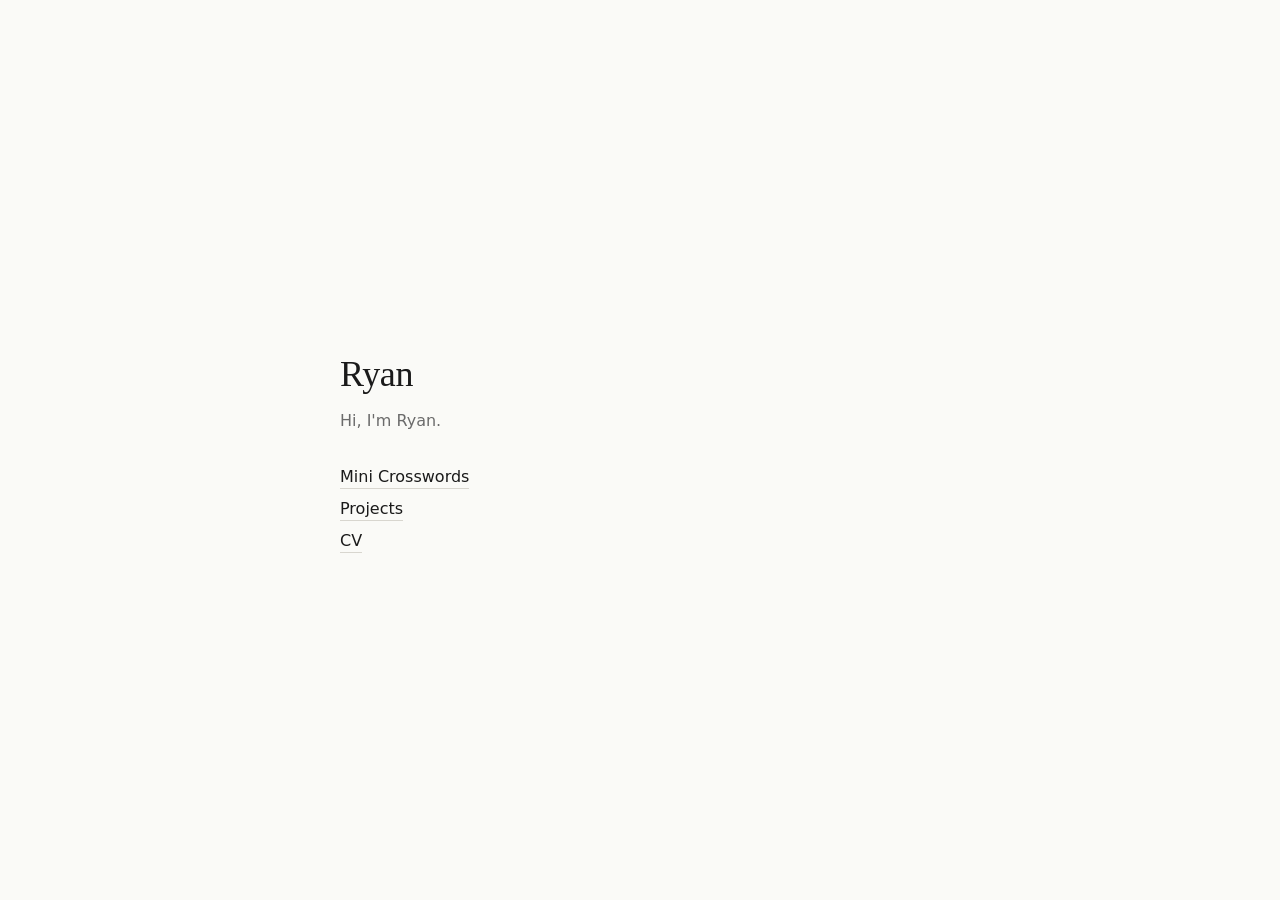
<file: index.html>
<!doctype html>
<html lang="en">
<head>
  <meta charset="utf-8">
  <meta name="viewport" content="width=device-width, initial-scale=1">
  <title>Ryan</title>
  <link rel="stylesheet" href="style.css">
</head>
<body>
  <main>
    <h1>Ryan</h1>
    <p class="tagline">Hi, I'm Ryan.</p>

    <nav>
      <ul>
        <li><a href="crosswords/">Mini Crosswords</a></li>
        <li><a href="projects/">Projects</a></li>
        <li><a href="cv/RTang_Resume.pdf">CV</a></li>
      </ul>
    </nav>
  </main>
</body>
</html>
</file>
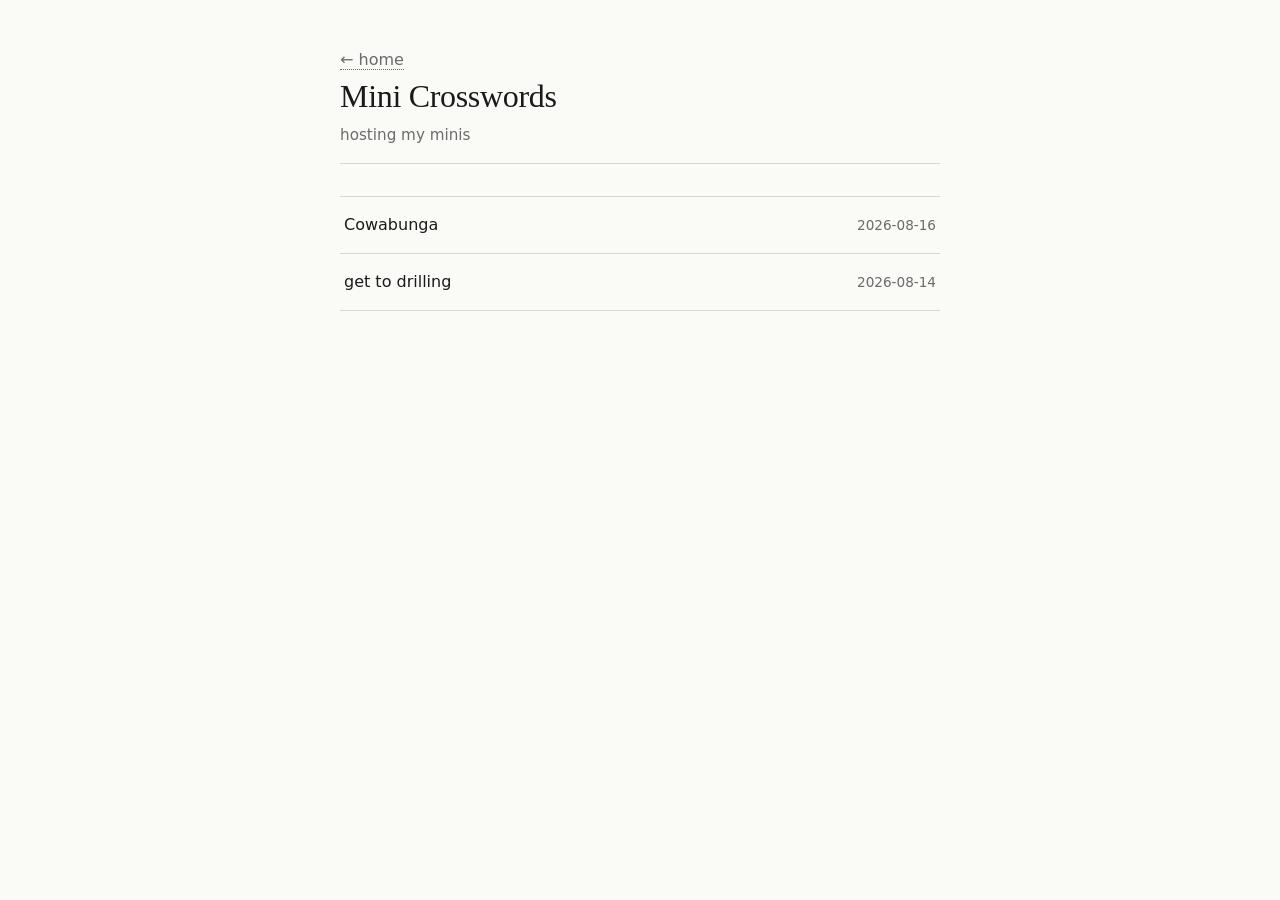
<file: crosswords/index.html>
<!doctype html>
<html lang="en">
<head>
  <meta charset="utf-8">
  <meta name="viewport" content="width=device-width, initial-scale=1">
  <title>Mini Crosswords &mdash; Ryan</title>
  <link rel="stylesheet" href="style.css">
</head>
<body>
  <main>
    <header class="site">
      <a class="back" href="../">&larr; home</a>
      <h1>Mini Crosswords</h1>
      <p>hosting my minis</p>
    </header>

    <ul class="puzzle-list" id="list"></ul>
    <p class="empty" id="empty" hidden>No puzzles yet. Drop a JSON file in <code>puzzles/</code> and add its name to <code>puzzles/index.json</code>.</p>
    <p class="error" id="error" hidden></p>
  </main>

  <script>
  (async function () {
    const list = document.getElementById('list');
    const empty = document.getElementById('empty');
    const errorEl = document.getElementById('error');

    try {
      const res = await fetch('puzzles/index.json', { cache: 'no-store' });
      if (!res.ok) throw new Error('Could not load puzzles/index.json (' + res.status + ')');
      const slugs = await res.json();

      if (!Array.isArray(slugs) || slugs.length === 0) {
        empty.hidden = false;
        return;
      }

      const puzzles = await Promise.all(slugs.map(async (slug) => {
        try {
          const r = await fetch('puzzles/' + slug + '.json', { cache: 'no-store' });
          if (!r.ok) return null;
          const p = await r.json();
          return { slug, ...p };
        } catch { return null; }
      }));

      // newest first if `date` is provided
      puzzles
        .filter(Boolean)
        .sort((a, b) => (b.date || '').localeCompare(a.date || ''))
        .forEach(p => {
          const li = document.createElement('li');
          const a = document.createElement('a');
          a.href = 'puzzle.html?id=' + encodeURIComponent(p.slug);
          a.innerHTML =
            '<span class="title">' + escapeHTML(p.title || p.slug) + '</span>' +
            '<span class="meta">' + escapeHTML(p.date || '') + '</span>';
          li.appendChild(a);
          list.appendChild(li);
        });

      if (!list.children.length) empty.hidden = false;
    } catch (e) {
      errorEl.hidden = false;
      errorEl.textContent = e.message;
    }

    function escapeHTML(s) {
      return String(s).replace(/[&<>"']/g, c => ({
        '&': '&amp;', '<': '&lt;', '>': '&gt;', '"': '&quot;', "'": '&#39;'
      }[c]));
    }
  })();
  </script>
</body>
</html>
</file>
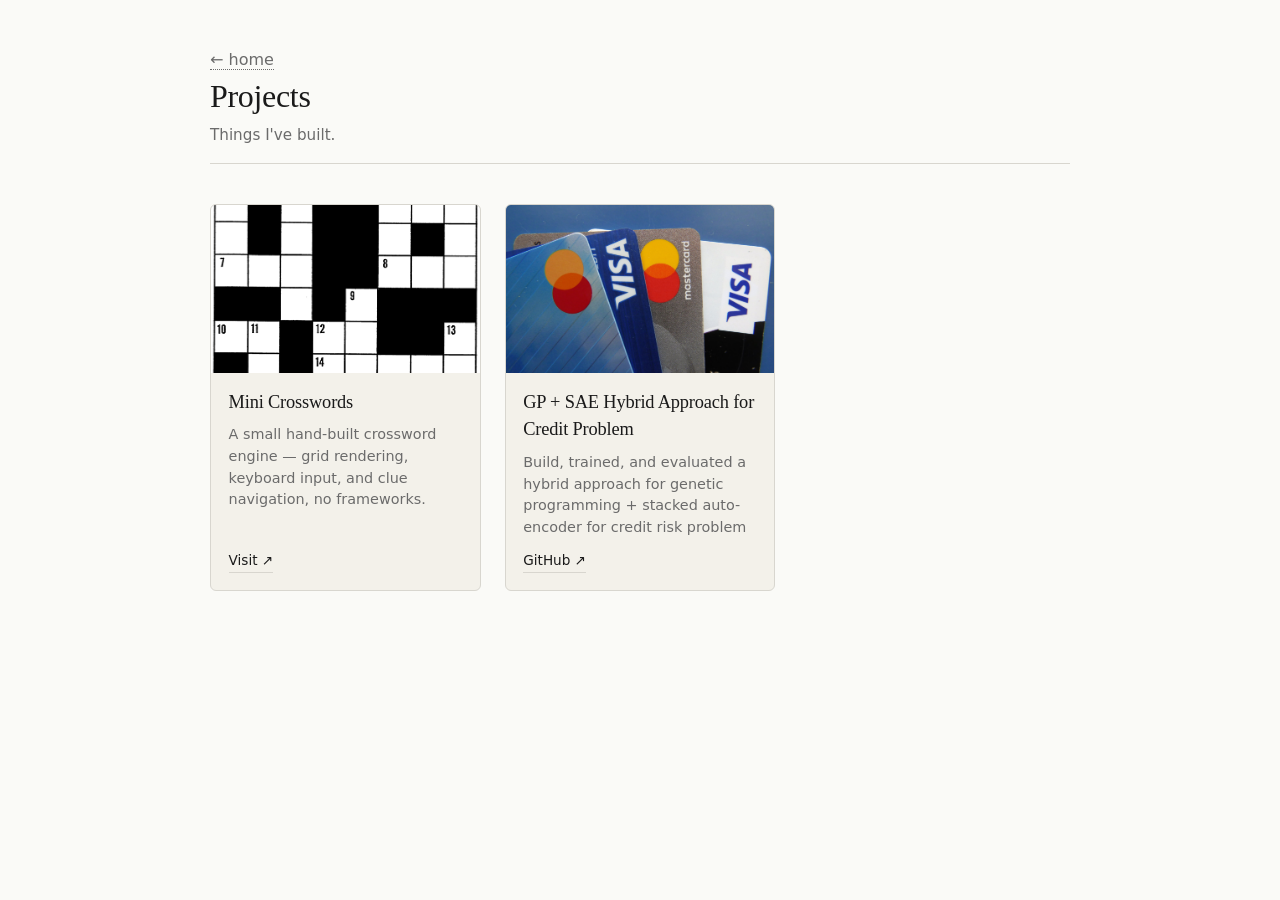
<file: projects/index.html>
<!doctype html>
<html lang="en">
<head>
  <meta charset="utf-8">
  <meta name="viewport" content="width=device-width, initial-scale=1">
  <title>Projects &mdash; Ryan</title>
  <link rel="stylesheet" href="style.css">
</head>
<body>
  <main>
    <header class="site">
      <a class="back" href="../">&larr; home</a>
      <h1>Projects</h1>
      <p>Things I've built.</p>
    </header>

    <ul class="project-grid" id="grid"></ul>
    <p class="empty" id="empty" hidden>No projects yet. Add an entry to <code>data.json</code> and drop a photo in <code>photos/</code>.</p>
    <p class="error" id="error" hidden></p>
  </main>

  <script>
  (async function () {
    const grid = document.getElementById('grid');
    const empty = document.getElementById('empty');
    const errorEl = document.getElementById('error');

    try {
      const res = await fetch('data.json', { cache: 'no-store' });
      if (!res.ok) throw new Error('Could not load data.json (' + res.status + ')');
      const projects = await res.json();

      if (!Array.isArray(projects) || projects.length === 0) {
        empty.hidden = false;
        return;
      }

      projects.forEach(p => {
        const primaryHref = p.link || p.github || '#';

        const li = document.createElement('li');
        li.className = 'project-card';

        const thumb = document.createElement('a');
        thumb.className = 'thumb';
        thumb.href = primaryHref;
        const img = document.createElement('img');
        img.src = p.image || 'photos/placeholder.svg';
        img.alt = p.title || '';
        thumb.appendChild(img);

        const body = document.createElement('div');
        body.className = 'body';

        const h2 = document.createElement('h2');
        const titleLink = document.createElement('a');
        titleLink.href = primaryHref;
        titleLink.textContent = p.title || 'Untitled';
        h2.appendChild(titleLink);

        const blurb = document.createElement('p');
        blurb.textContent = p.blurb || '';

        const links = document.createElement('div');
        links.className = 'links';
        if (p.link) {
          const a = document.createElement('a');
          a.href = p.link;
          a.textContent = 'Visit ↗';
          links.appendChild(a);
        }
        if (p.github) {
          const a = document.createElement('a');
          a.href = p.github;
          a.textContent = 'GitHub ↗';
          links.appendChild(a);
        }

        body.appendChild(h2);
        body.appendChild(blurb);
        if (links.children.length) body.appendChild(links);

        li.appendChild(thumb);
        li.appendChild(body);
        grid.appendChild(li);
      });
    } catch (e) {
      errorEl.hidden = false;
      errorEl.textContent = e.message;
    }
  })();
  </script>
</body>
</html>
</file>
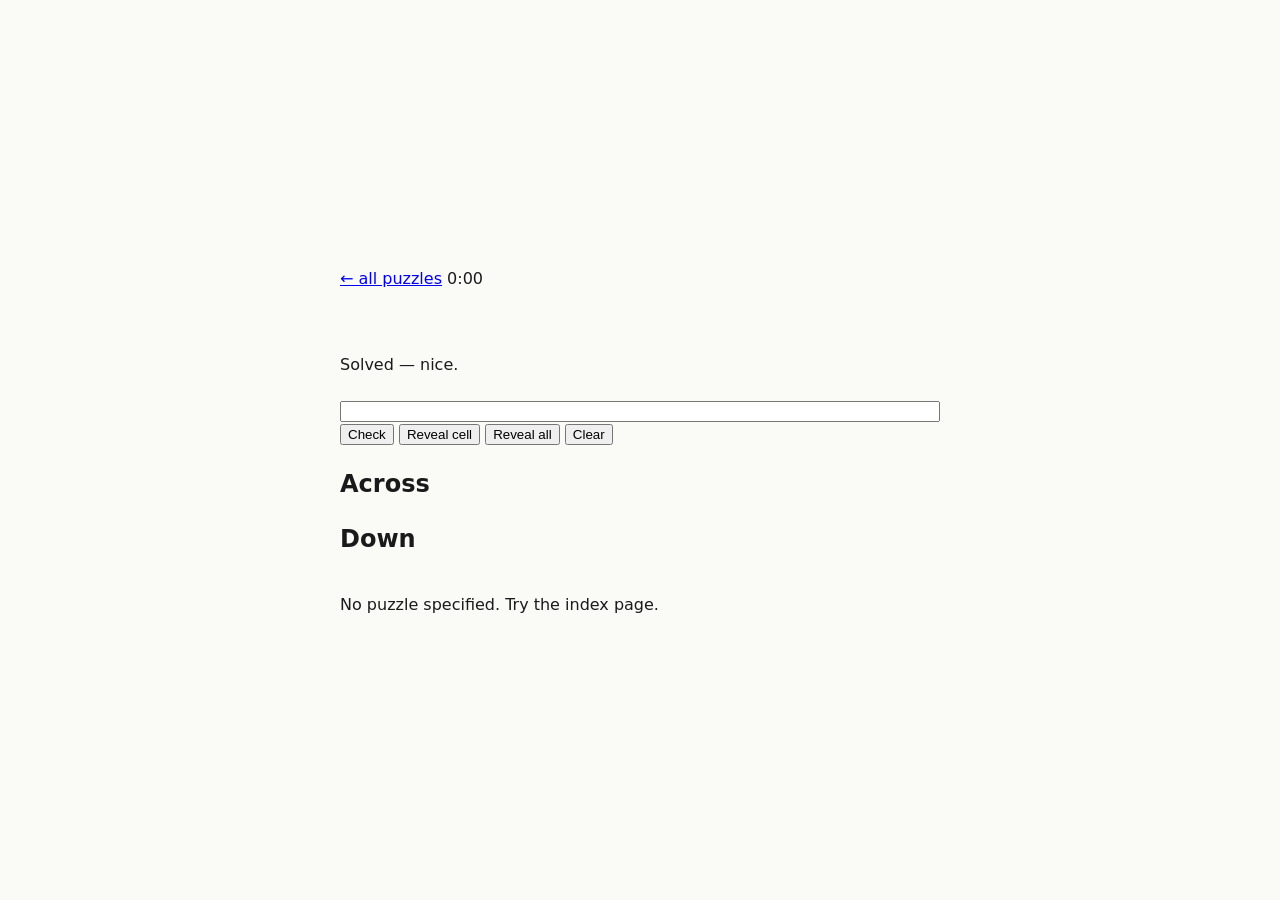
<file: puzzle.html>
<!doctype html>
<html lang="en">
<head>
  <meta charset="utf-8">
  <meta name="viewport" content="width=device-width, initial-scale=1">
  <title>Mini Crossword</title>
  <link rel="stylesheet" href="style.css">
</head>
<body>
  <main>
    <div class="puzzle-meta">
      <a class="back" href="index.html">&larr; all puzzles</a>
      <span class="timer" id="timer">0:00</span>
    </div>
    <h1 class="puzzle-title" id="title">&nbsp;</h1>

    <div class="solved" id="solved">Solved &mdash; nice.</div>

    <div class="current-clue" id="current-clue"><span>&nbsp;</span></div>

    <div class="grid-wrap">
      <div class="grid" id="grid" role="grid" aria-label="Crossword grid" tabindex="0"></div>
    </div>
    <input class="hidden-input" id="mobile-input" autocomplete="off" autocapitalize="characters" inputmode="text" aria-hidden="true">

    <div class="controls">
      <button id="btn-check">Check</button>
      <button id="btn-reveal-cell">Reveal cell</button>
      <button id="btn-reveal">Reveal all</button>
      <button id="btn-clear">Clear</button>
    </div>

    <div class="clues">
      <div>
        <h2>Across</h2>
        <ol id="across"></ol>
      </div>
      <div>
        <h2>Down</h2>
        <ol id="down"></ol>
      </div>
    </div>

    <p class="error" id="error" hidden></p>
  </main>

  <script src="crossword.js"></script>
</body>
</html>
</file>
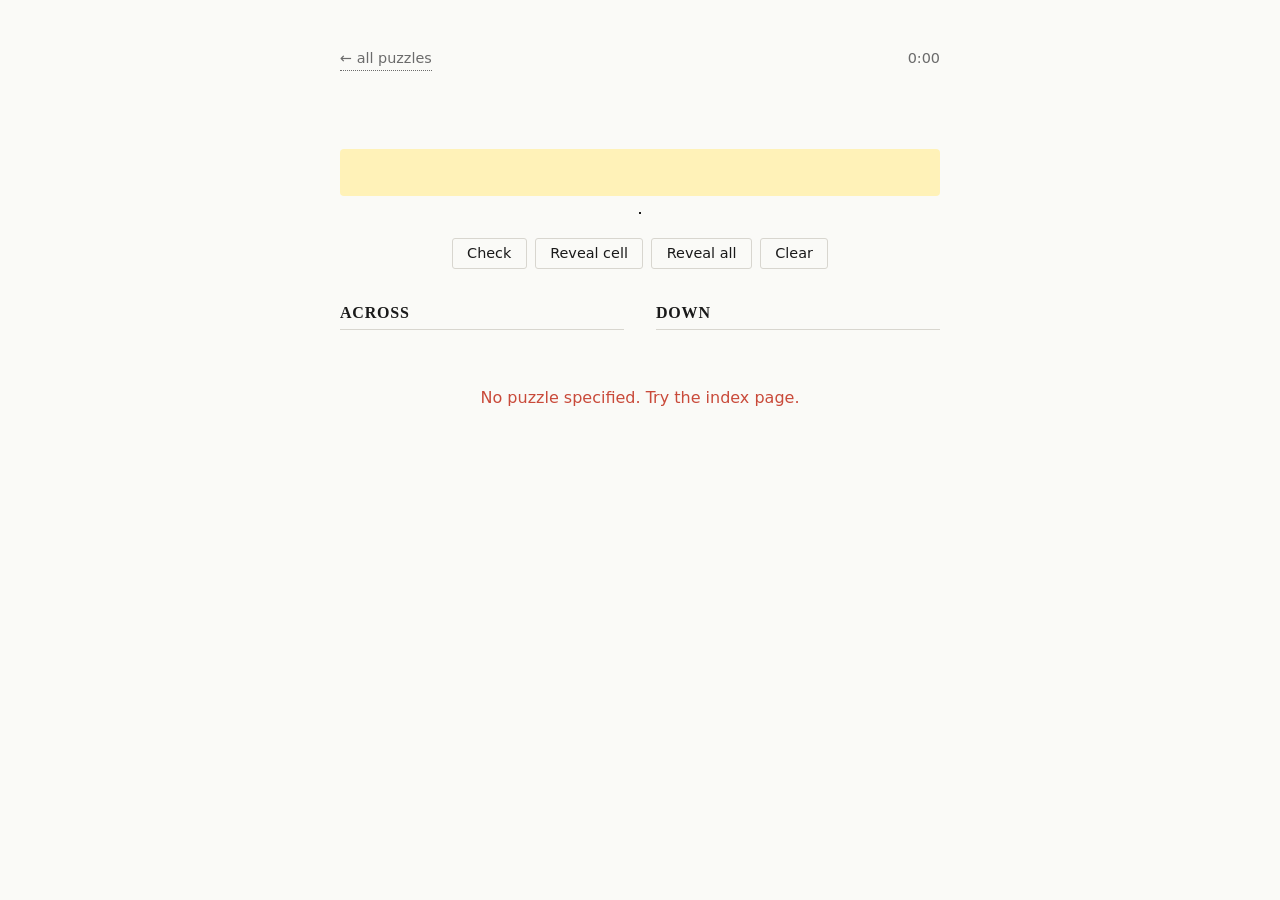
<file: crosswords/puzzle.html>
<!doctype html>
<html lang="en">
<head>
  <meta charset="utf-8">
  <meta name="viewport" content="width=device-width, initial-scale=1">
  <title>Mini Crossword</title>
  <link rel="stylesheet" href="style.css">
</head>
<body>
  <main>
    <div class="puzzle-meta">
      <a class="back" href="./">&larr; all puzzles</a>
      <span class="timer" id="timer">0:00</span>
    </div>
    <h1 class="puzzle-title" id="title">&nbsp;</h1>

    <div class="solved" id="solved">Solved &mdash; nice.</div>

    <div class="current-clue" id="current-clue"><span>&nbsp;</span></div>

    <div class="grid-wrap">
      <div class="grid" id="grid" role="grid" aria-label="Crossword grid" tabindex="0"></div>
    </div>
    <input class="hidden-input" id="mobile-input" autocomplete="off" autocapitalize="characters" inputmode="text" aria-hidden="true">

    <div class="controls">
      <button id="btn-check">Check</button>
      <button id="btn-reveal-cell">Reveal cell</button>
      <button id="btn-reveal">Reveal all</button>
      <button id="btn-clear">Clear</button>
    </div>

    <div class="clues">
      <div>
        <h2>Across</h2>
        <ol id="across"></ol>
      </div>
      <div>
        <h2>Down</h2>
        <ol id="down"></ol>
      </div>
    </div>

    <p class="error" id="error" hidden></p>
  </main>

  <script src="crossword.js"></script>
</body>
</html>
</file>
<file: style.css>
:root {
  --bg: #fafaf7;
  --ink: #1a1a1a;
  --muted: #6b6b6b;
  --line: #d8d6cf;
  --accent: #b8860b;
}

@media (prefers-color-scheme: dark) {
  :root {
    --bg: #17171a;
    --ink: #ececec;
    --muted: #9a9a9a;
    --line: #3a3a3f;
    --accent: #e0b04d;
  }
}

* { box-sizing: border-box; }

html, body {
  margin: 0;
  padding: 0;
  background: var(--bg);
  color: var(--ink);
  font-family: ui-sans-serif, system-ui, -apple-system, "Segoe UI", sans-serif;
  font-size: 16px;
  line-height: 1.5;
  -webkit-font-smoothing: antialiased;
}

main {
  max-width: 640px;
  margin: 0 auto;
  padding: 4rem 1.25rem;
  min-height: 100vh;
  display: flex;
  flex-direction: column;
  justify-content: center;
}

h1 {
  font-family: Georgia, "Iowan Old Style", serif;
  font-size: 2.25rem;
  font-weight: 500;
  margin: 0 0 0.5rem;
  letter-spacing: -0.01em;
}

p.tagline {
  margin: 0 0 2rem;
  color: var(--muted);
}

nav ul {
  list-style: none;
  margin: 0;
  padding: 0;
  display: flex;
  flex-direction: column;
  gap: 0.5rem;
}

nav a {
  color: var(--ink);
  text-decoration: none;
  border-bottom: 1px solid var(--line);
  padding-bottom: 2px;
}

nav a:hover {
  border-color: var(--accent);
  color: var(--accent);
}
</file>
<file: crosswords/style.css>
/* --- Base --- */
:root {
  --bg: #fafaf7;
  --ink: #1a1a1a;
  --muted: #6b6b6b;
  --line: #d8d6cf;
  --accent: #b8860b;      /* muted amber */
  --highlight: #fff2b8;   /* current word */
  --cursor: #ffd54a;      /* active cell */
  --error: #c94a3a;
  --ok: #2f8f4a;
}

@media (prefers-color-scheme: dark) {
  :root {
    --bg: #17171a;
    --ink: #ececec;
    --muted: #9a9a9a;
    --line: #3a3a3f;
    --accent: #e0b04d;
    --highlight: #4a3f10;
    --cursor: #7a6220;
  }
}

* { box-sizing: border-box; }

html, body {
  margin: 0;
  padding: 0;
  background: var(--bg);
  color: var(--ink);
  font-family: ui-sans-serif, system-ui, -apple-system, "Segoe UI", sans-serif;
  font-size: 16px;
  line-height: 1.5;
  -webkit-font-smoothing: antialiased;
}

main {
  max-width: 640px;
  margin: 0 auto;
  padding: 3rem 1.25rem 4rem;
}

/* --- Header --- */
header.site {
  border-bottom: 1px solid var(--line);
  padding-bottom: 1rem;
  margin-bottom: 2rem;
}
header.site h1 {
  font-family: Georgia, "Iowan Old Style", serif;
  font-size: 2rem;
  font-weight: 500;
  margin: 0 0 0.25rem;
  letter-spacing: -0.01em;
}
header.site p {
  margin: 0;
  color: var(--muted);
  font-size: 0.95rem;
}
header.site a {
  color: var(--muted);
  text-decoration: none;
  border-bottom: 1px dotted var(--muted);
}
header.site a:hover { color: var(--accent); border-color: var(--accent); }

/* --- Puzzle list (index) --- */
ul.puzzle-list {
  list-style: none;
  padding: 0;
  margin: 0;
}
ul.puzzle-list li {
  border-bottom: 1px solid var(--line);
}
ul.puzzle-list li:first-child { border-top: 1px solid var(--line); }
ul.puzzle-list a {
  display: flex;
  justify-content: space-between;
  align-items: baseline;
  gap: 1rem;
  padding: 1rem 0.25rem;
  text-decoration: none;
  color: var(--ink);
  transition: background 0.1s;
}
ul.puzzle-list a:hover { background: var(--highlight); }
ul.puzzle-list .title { font-weight: 500; }
ul.puzzle-list .meta { color: var(--muted); font-size: 0.85rem; font-variant-numeric: tabular-nums; }

.empty {
  color: var(--muted);
  font-style: italic;
  padding: 2rem 0;
  text-align: center;
}

/* --- Puzzle page --- */
.puzzle-meta {
  display: flex;
  justify-content: space-between;
  align-items: baseline;
  color: var(--muted);
  font-size: 0.9rem;
  margin-bottom: 1.25rem;
}
.puzzle-meta .back { text-decoration: none; color: var(--muted); border-bottom: 1px dotted var(--muted); }
.puzzle-meta .back:hover { color: var(--accent); border-color: var(--accent); }
.puzzle-meta .timer { font-variant-numeric: tabular-nums; }

.puzzle-title {
  font-family: Georgia, serif;
  font-size: 1.6rem;
  font-weight: 500;
  margin: 0 0 1.25rem;
}

/* --- Grid --- */
.grid-wrap {
  display: flex;
  justify-content: center;
  margin: 0 auto 1.5rem;
}
.grid {
  display: grid;
  gap: 1px;
  background: var(--ink);
  border: 1px solid var(--ink);
  user-select: none;
}
.cell {
  position: relative;
  background: var(--bg);
  aspect-ratio: 1 / 1;
  display: flex;
  align-items: center;
  justify-content: center;
  font-family: Georgia, serif;
  font-size: 1.6rem;
  font-weight: 500;
  cursor: pointer;
  text-transform: uppercase;
  color: var(--ink);
}
.cell.block { background: var(--ink); cursor: default; }
.cell.highlight { background: var(--highlight); }
.cell.cursor { background: var(--cursor); }
.cell.wrong { color: var(--error); }
.cell.circled::before {
  content: '';
  position: absolute;
  inset: 3px;
  border-radius: 50%;
  border: 1px solid var(--muted);
  pointer-events: none;
  z-index: 0;
}
.cell.circled .letter { position: relative; z-index: 1; }
.cell.circled .num { z-index: 2; }
.cell .num {
  position: absolute;
  top: 1px;
  left: 3px;
  font-family: ui-sans-serif, system-ui, sans-serif;
  font-size: 0.6rem;
  font-weight: 400;
  color: var(--muted);
  line-height: 1;
}

/* Hidden input for mobile keyboard */
.hidden-input {
  position: absolute;
  opacity: 0;
  pointer-events: none;
  left: -9999px;
}

/* --- Clue bar (current clue above grid or below) --- */
.current-clue {
  background: var(--highlight);
  padding: 0.75rem 1rem;
  border-radius: 4px;
  margin-bottom: 1rem;
  font-size: 0.95rem;
  min-height: 2.5rem;
  display: flex;
  align-items: center;
  gap: 0.5rem;
}
.current-clue .num {
  font-weight: 600;
  color: var(--accent);
  flex-shrink: 0;
}

/* --- Controls --- */
.controls {
  display: flex;
  gap: 0.5rem;
  justify-content: center;
  margin: 1rem 0 2rem;
  flex-wrap: wrap;
}
.controls button {
  background: var(--bg);
  color: var(--ink);
  border: 1px solid var(--line);
  padding: 0.4rem 0.9rem;
  font-family: inherit;
  font-size: 0.9rem;
  border-radius: 3px;
  cursor: pointer;
  transition: all 0.1s;
}
.controls button:hover { border-color: var(--accent); color: var(--accent); }
.controls button:active { background: var(--highlight); }

/* --- Clue lists --- */
.clues {
  display: grid;
  grid-template-columns: 1fr 1fr;
  gap: 2rem;
  margin-top: 1rem;
}
@media (max-width: 480px) {
  .clues { grid-template-columns: 1fr; gap: 1.5rem; }
}
.clues h2 {
  font-family: Georgia, serif;
  font-size: 1rem;
  font-weight: 600;
  margin: 0 0 0.5rem;
  padding-bottom: 0.25rem;
  border-bottom: 1px solid var(--line);
  letter-spacing: 0.05em;
  text-transform: uppercase;
}
.clues ol {
  list-style: none;
  padding: 0;
  margin: 0;
}
.clues li {
  display: flex;
  gap: 0.5rem;
  padding: 0.25rem 0.4rem;
  border-radius: 3px;
  cursor: pointer;
  font-size: 0.9rem;
  line-height: 1.35;
}
.clues li:hover { background: var(--highlight); }
.clues li.active { background: var(--highlight); font-weight: 500; }
.clues li .n {
  color: var(--muted);
  flex-shrink: 0;
  font-variant-numeric: tabular-nums;
  min-width: 1.5rem;
  text-align: right;
}

/* --- Solved banner --- */
.solved {
  background: var(--ok);
  color: white;
  text-align: center;
  padding: 1rem;
  border-radius: 4px;
  margin-bottom: 1rem;
  font-family: Georgia, serif;
  font-size: 1.2rem;
  display: none;
}
.solved.show { display: block; }

/* --- Error state --- */
.error {
  color: var(--error);
  padding: 2rem 0;
  text-align: center;
}
</file>
<file: projects/style.css>
/* --- Base --- */
:root {
  --bg: #fafaf7;
  --ink: #1a1a1a;
  --muted: #6b6b6b;
  --line: #d8d6cf;
  --accent: #b8860b;
  --card-bg: #f3f1ea;
}

@media (prefers-color-scheme: dark) {
  :root {
    --bg: #17171a;
    --ink: #ececec;
    --muted: #9a9a9a;
    --line: #3a3a3f;
    --accent: #e0b04d;
    --card-bg: #1f1f23;
  }
}

* { box-sizing: border-box; }

html, body {
  margin: 0;
  padding: 0;
  background: var(--bg);
  color: var(--ink);
  font-family: ui-sans-serif, system-ui, -apple-system, "Segoe UI", sans-serif;
  font-size: 16px;
  line-height: 1.5;
  -webkit-font-smoothing: antialiased;
}

main {
  max-width: 900px;
  margin: 0 auto;
  padding: 3rem 1.25rem 4rem;
}

/* --- Header --- */
header.site {
  border-bottom: 1px solid var(--line);
  padding-bottom: 1rem;
  margin-bottom: 2.5rem;
}
header.site h1 {
  font-family: Georgia, "Iowan Old Style", serif;
  font-size: 2rem;
  font-weight: 500;
  margin: 0 0 0.25rem;
  letter-spacing: -0.01em;
}
header.site p {
  margin: 0;
  color: var(--muted);
  font-size: 0.95rem;
}
header.site a {
  color: var(--muted);
  text-decoration: none;
  border-bottom: 1px dotted var(--muted);
}
header.site a:hover { color: var(--accent); border-color: var(--accent); }

/* --- Project grid --- */
.project-grid {
  display: grid;
  grid-template-columns: repeat(auto-fill, minmax(240px, 1fr));
  gap: 1.5rem;
  list-style: none;
  padding: 0;
  margin: 0;
}

.project-card {
  background: var(--card-bg);
  border: 1px solid var(--line);
  border-radius: 6px;
  overflow: hidden;
  display: flex;
  flex-direction: column;
  transition: border-color 0.15s;
}
.project-card:hover { border-color: var(--accent); }

.project-card .thumb {
  display: block;
  aspect-ratio: 16 / 10;
  overflow: hidden;
  background: var(--line);
}
.project-card .thumb img {
  width: 100%;
  height: 100%;
  object-fit: cover;
  display: block;
}

.project-card .body {
  padding: 1rem 1.1rem 1.1rem;
  display: flex;
  flex-direction: column;
  gap: 0.5rem;
  flex: 1;
}

.project-card h2 {
  font-family: Georgia, "Iowan Old Style", serif;
  font-size: 1.15rem;
  font-weight: 500;
  margin: 0;
  letter-spacing: -0.01em;
}
.project-card h2 a {
  color: var(--ink);
  text-decoration: none;
}
.project-card h2 a:hover { color: var(--accent); }

.project-card p {
  margin: 0;
  color: var(--muted);
  font-size: 0.9rem;
  flex: 1;
}

.project-card .links {
  display: flex;
  gap: 1rem;
  margin-top: 0.25rem;
}
.project-card .links a {
  font-size: 0.85rem;
  color: var(--ink);
  text-decoration: none;
  border-bottom: 1px solid var(--line);
  padding-bottom: 1px;
}
.project-card .links a:hover { color: var(--accent); border-color: var(--accent); }

.empty {
  color: var(--muted);
  font-style: italic;
  padding: 2rem 0;
  text-align: center;
}

.error {
  color: #c94a3a;
  padding: 2rem 0;
  text-align: center;
}
</file>
